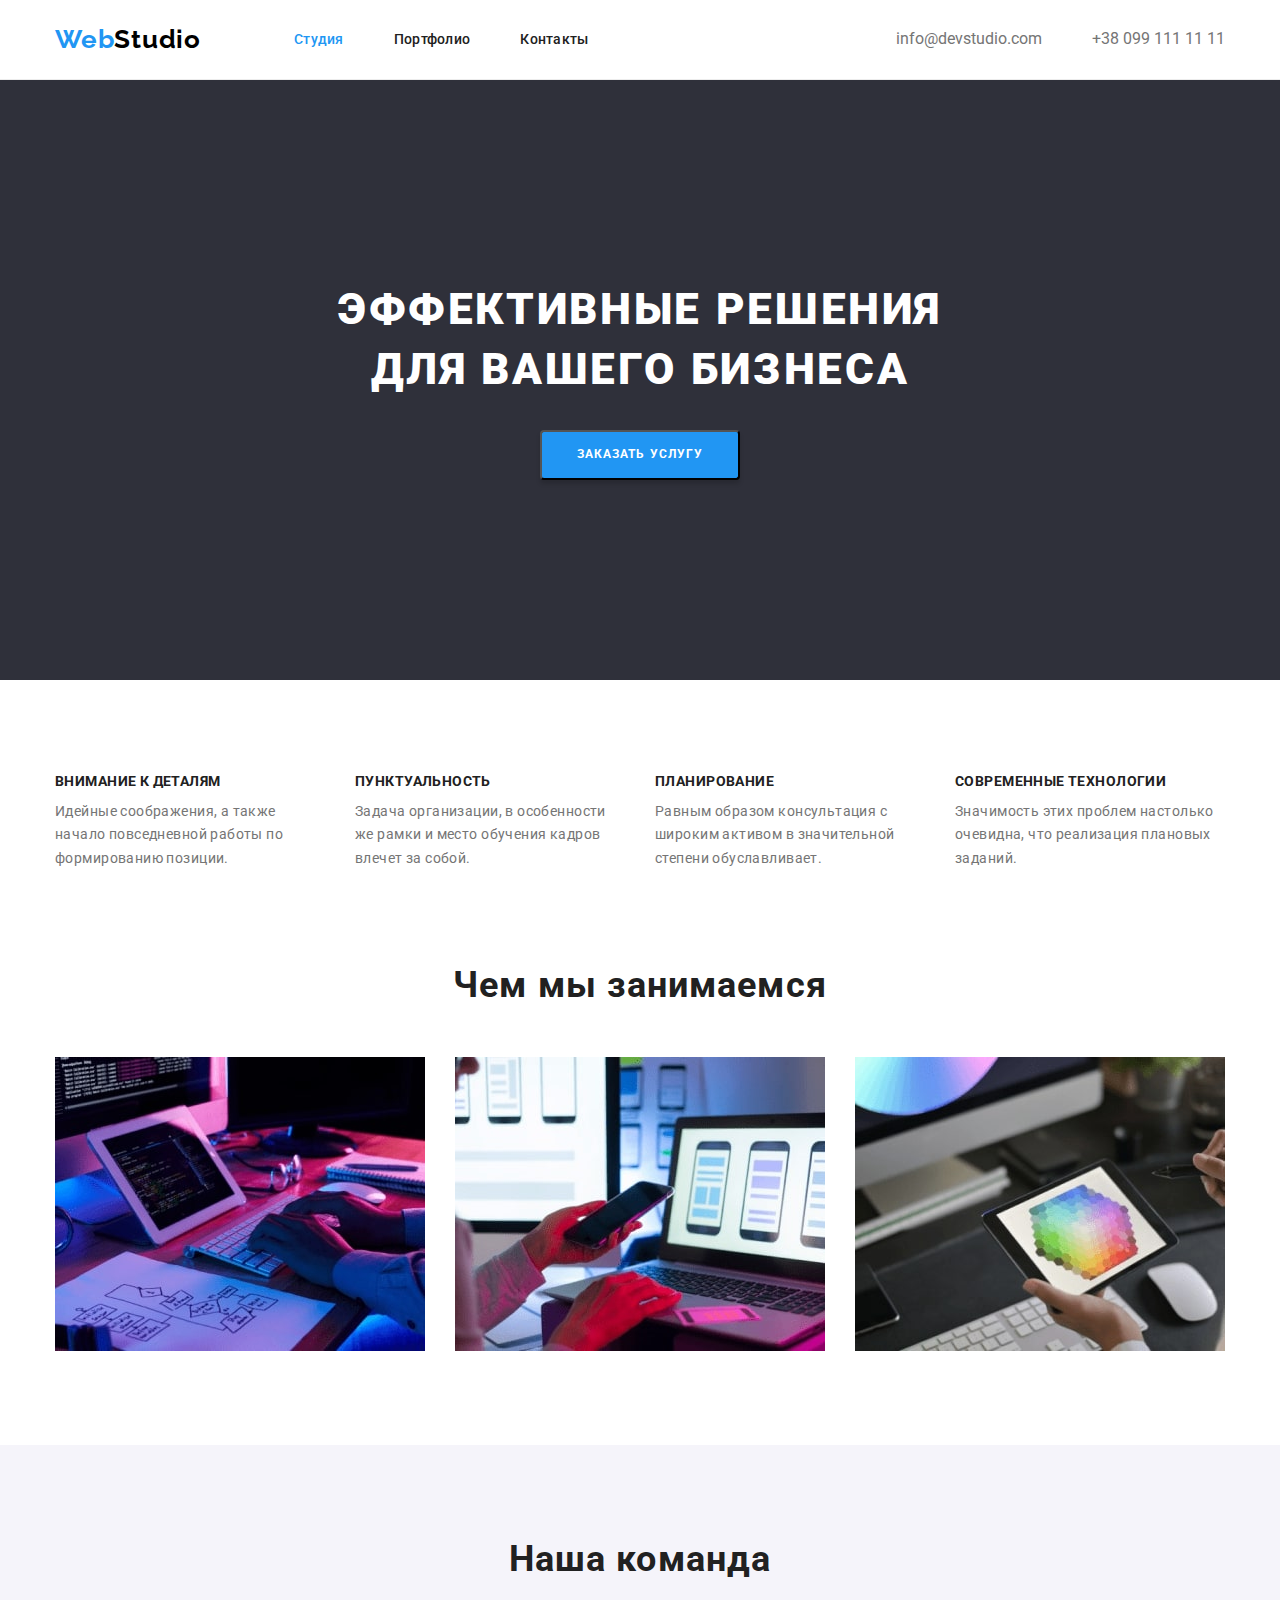
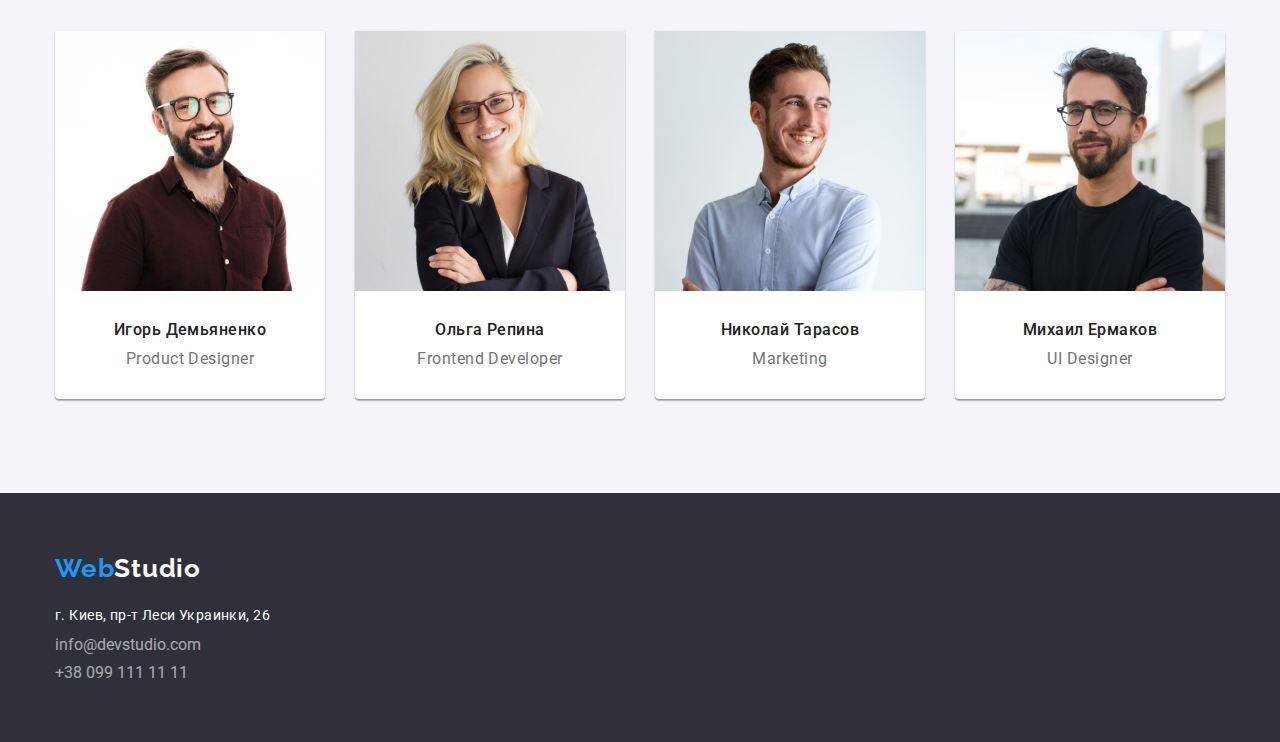
<file: index.html>
<!DOCTYPE html>
<html lang="en">
  <head>
    <meta charset="UTF-8" />
    <meta name="vievport" content="width=device-width, initial-scale=1.0" />

    <title>WebStudio</title>

    <link rel="stylesheet" href="./css/modern-normalize.css" />
    <link rel="stylesheet" href="./css/reset.css" />
    <link rel="preconnect" href="https://fonts.googleapis.com" />
    <link rel="preconnect" href="https://fonts.gstatic.com" crossorigin />
    <link
      href="https://fonts.googleapis.com/css2?family=Raleway:wght@700&family=Roboto:wght@400;500;700;900&display=swap"
      rel="stylesheet"
    />
    <link rel="stylesheet" href="./css/style.css" />
  </head>

  <body>
    <header class="header">
      <!-- <logo> -->
      <div class="container">
        <a class="logo link" href="./index.html"
          >Web<span class="logo-dark">Studio</span>
        </a>

        <!-- <title> -->
        <nav class="header-navigation">
          <ul class="header-list list">
            <li class="header-item">
              <a class="title link current" href="index.html">Студия</a>
            </li>
            <li class="header-item">
              <a class="title link" href="portfolio.html">Портфолио</a>
            </li>
            <li class="header-item">
              <a class="title link" href="/">Контакты</a>
            </li>
          </ul>
        </nav>

        <ul class="header-list list">
          <li class="header-item">
            <a class="link title-grey" href="mailto:info@devstudio.com"
              >info@devstudio.com</a
            >
          </li>
          <li class="header-item">
            <a class="link title-grey" href="tel:+380991111111"
              >+38 099 111 11 11</a
            >
          </li>
        </ul>
      </div>
    </header>

    <!-- <types of work> -->

    <main>
      <section class="main-bg">
        <div class="container">
          <h1 class="business">Эффективные решения для вашего бизнеса</h1>
          <button type="button" class="main-btn studio-btn">
            Заказать услугу
          </button>
        </div>
      </section>
      <section class="section">
        <div class="container">
          <h2 class="visually-hidden">Наши преймущества</h2>
          <ul class="features list">
            <li class="features-item">
              <h3 class="features-title">Внимание к деталям</h3>
              <p class="features-text">
                Идейные соображения, а также<br />начало повседневной работы
                по<br />
                формированию позиции.
              </p>
            </li>
            <li class="features-item">
              <h3 class="features-title">Пунктуальность</h3>
              <p class="features-text">
                Задача организации, в особенности<br />
                же рамки и место обучения кадров влечет за собой.
              </p>
            </li>
            <li class="features-item">
              <h3 class="features-title">Планирование</h3>
              <p class="features-text">
                Равным образом консультация с широким активом в значительной
                степени обуславливает.
              </p>
            </li>
            <li class="features-item">
              <h3 class="features-title">Современные технологии</h3>
              <p class="features-text">
                Значимость этих проблем настолько очевидна, что реализация
                плановых заданий.
              </p>
            </li>
          </ul>
        </div>
      </section>

      <!-- <types of work in photo> -->

      <section class="section section-features">
        <div class="container">
          <h2 class="work">Чем мы занимаемся</h2>
          <ul class="work-imgs list">
            <li class="work-img">
              <img
                src="images/work_1.jpg"
                width="370"
                alt="Bерстка, дизайн, внешнее оформление"
              />
            </li>
            <li class="work-img">
              <img
                src="images/work_2.jpg"
                width="370"
                alt="Разработка мобильный приложений"
              />
            </li>
            <li class="work-img">
              <img
                src="images/work_3.jpg"
                width="370"
                alt="Творческой деятельностью"
              />
            </li>
          </ul>
        </div>
      </section>

      <!-- <employees> -->

      <section class="section section-grey">
        <div class="container">
          <h2 class="team">Наша команда</h2>

          <ul class="team-list list">
            <li class="team-item">
              <img
                src="images/Product_Designer.jpg"
                width="270"
                alt="Дезайнер"
              />
              <div class="team-ti">
                <h3 class="team-title">Игорь Демьяненко</h3>
                <p class="team-text">Product Designer</p>
              </div>
            </li>
            <li class="team-item">
              <img
                src="images/Frontend_Developer.jpg"
                width="270"
                alt="Frontend разработчик"
              />
              <div class="team-ti">
                <h3 class="team-title">Ольга Репина</h3>
                <p class="team-text">Frontend Developer</p>
              </div>
            </li>
            <li class="team-item">
              <img src="images/Marketing.jpg" width="270" alt="Маркетолог" />
              <div class="team-ti">
                <h3 class="team-title">Николай Тарасов</h3>
                <p class="team-text">Marketing</p>
              </div>
            </li>
            <li class="team-item">
              <img src="images/UI_Designer.jpg" width="270" alt="Дизайнер" />
              <div class="team-ti">
                <h3 class="team-title">Михаил Ермаков</h3>
                <p class="team-text">UI Designer</p>
              </div>
            </li>
          </ul>
        </div>
      </section>
    </main>

    <!-- <supporting information> -->

    <footer class="section-ftr">
      <div class="container">
        <a class="logo-ftr link" href="./index.html"
          >Web<span class="logo-light">Studio</span></a
        >
        <address class="adress-ftr">
          <ul class="adress-list list">
            <li class="adress-link">
              <a
                class="adress link"
                href="https://www.google.com/maps/place/%D0%B1%D1%83%D0%BB%D1%8C%D0%B2%D0%B0%D1%80+%D0%9B%D0%B5%D1%81%D1%96+%D0%A3%D0%BA%D1%80%D0%B0%D1%97%D0%BD%D0%BA%D0%B8,+26,+%D0%9A%D0%B8%D1%97%D0%B2,+02000/@50.4265807,30.5361971,17z/data=!3m1!4b1!4m5!3m4!1s0x40d4cf0e033ecbe9:0x57a4dffefec77da0!8m2!3d50.4265807!4d30.5383858"
                target="_blank"
                rel="noopener noreferrer"
                >г. Киев, пр-т Леси Украинки, 26
              </a>
            </li>
            <li class="adress-link">
              <a class="adress-gray link" href="mailto:info@devstudio.com"
                >info@devstudio.com
              </a>
            </li>
            <li class="adress-link">
              <a class="adress-gray link" href="tel:+380991111111"
                >+38 099 111 11 11
              </a>
            </li>
          </ul>
        </address>
      </div>
    </footer>
  </body>
</html>
</file>
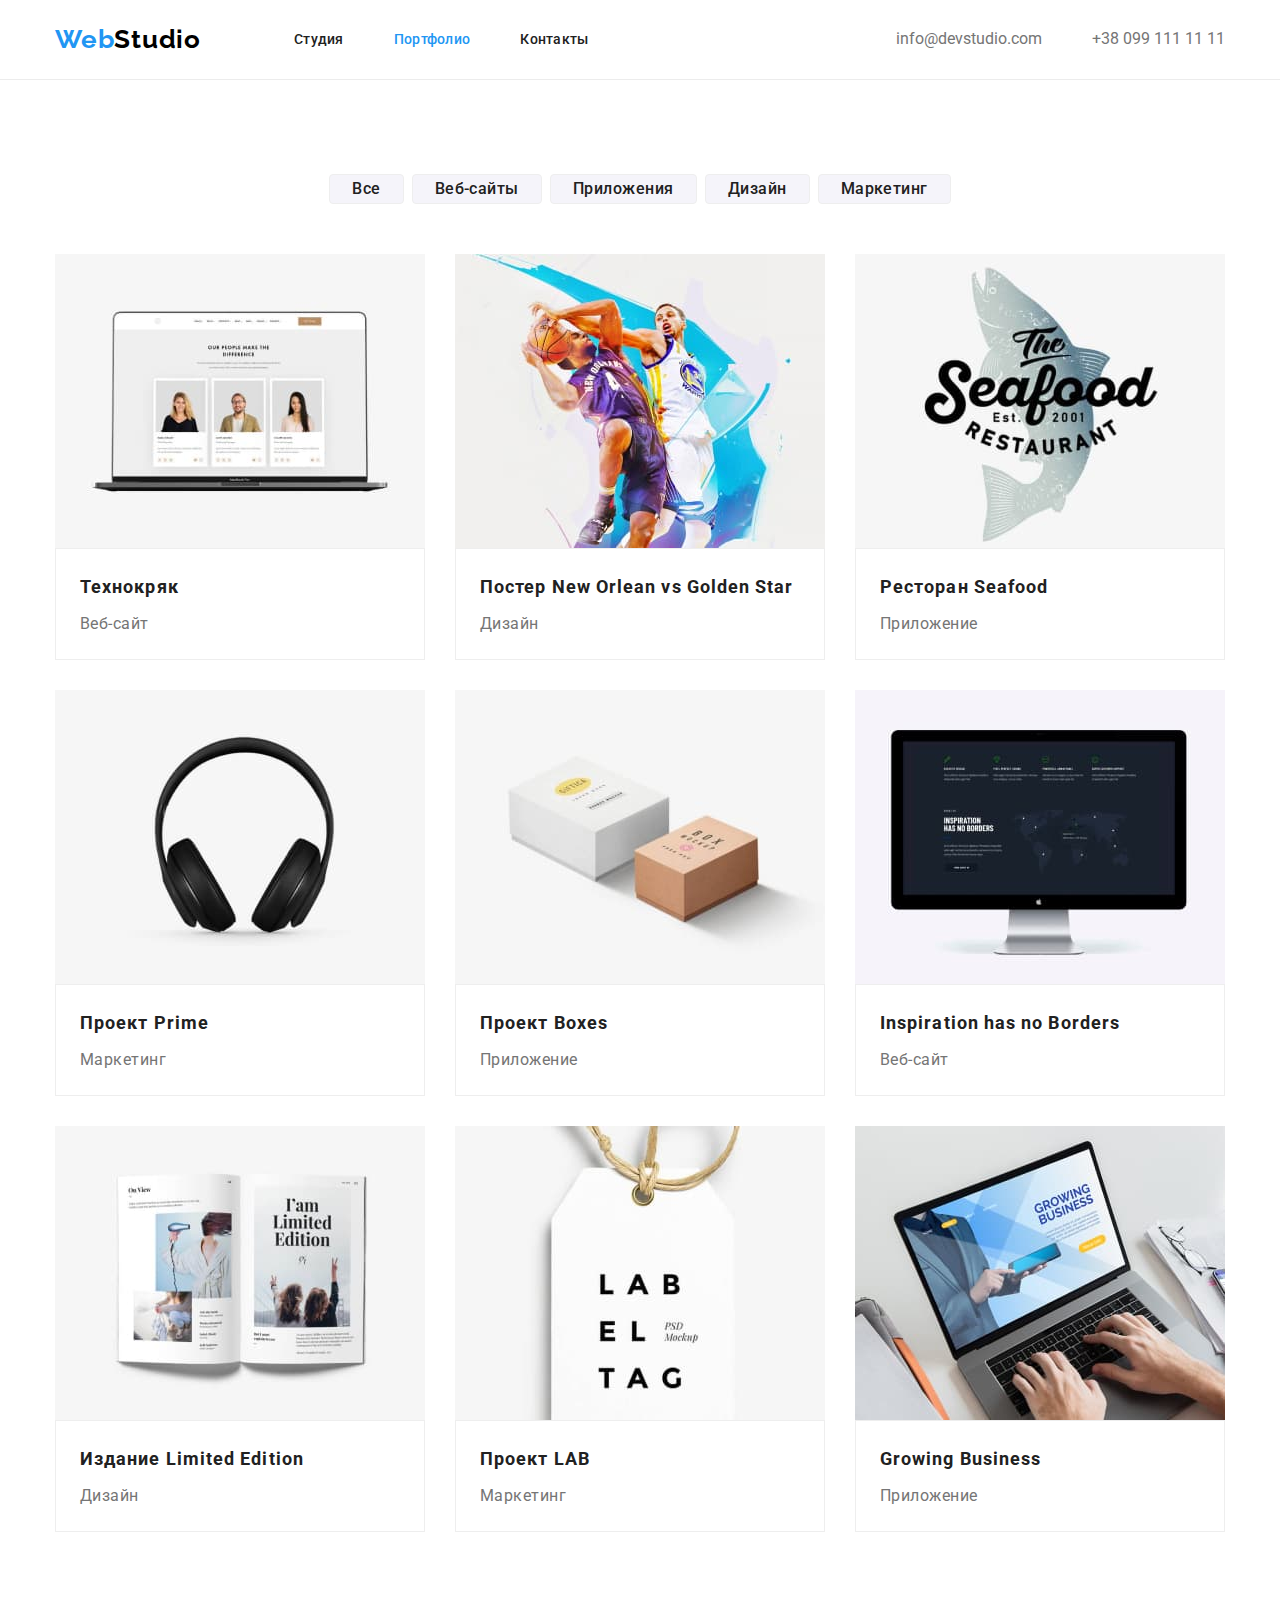
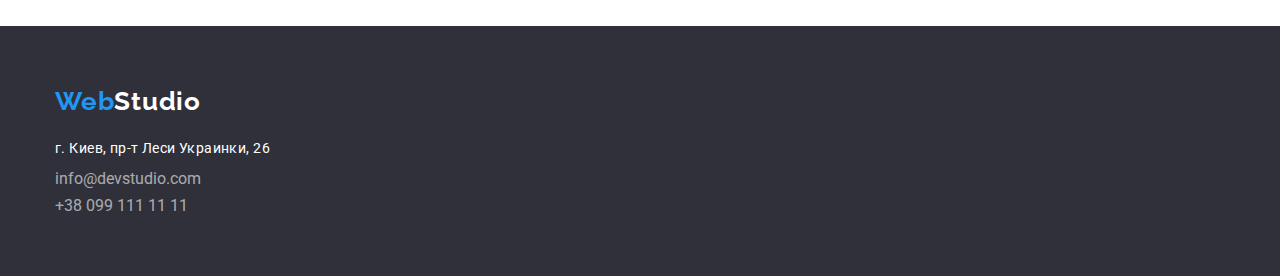
<file: portfolio.html>
<!DOCTYPE html>
<html lang="en">
  <head>
    <meta charset="UTF-8" />
    <meta name="vievport" content="width=device-width, initial-scale=1.0" />

    <title>Portfolio</title>

    <link rel="stylesheet" href="./css/reset.css" />
    <link rel="stylesheet" href="./css/modern-normalize.css" />
    <link rel="preconnect" href="https://fonts.googleapis.com" />
    <link rel="preconnect" href="https://fonts.gstatic.com" crossorigin />
    <link
      href="https://fonts.googleapis.com/css2?family=Raleway:wght@700&family=Roboto:wght@400;500;700;900&display=swap"
      rel="stylesheet"
    />
    <link rel="stylesheet" href="./css/style.css" />
  </head>

  <body>
    <header class="header">
      <!-- <logo> -->
      <div class="container">
        <a class="logo link" href="./index.html"
          >Web<span class="logo-dark">Studio</span></a
        >

        <!-- <title> -->
        <nav class="header-navigation">
          <ul class="header-list list">
            <li class="header-item">
              <a class="title link" href="index.html">Студия</a>
            </li>
            <li class="header-item">
              <a class="title link current" href="portfolio.html">Портфолио</a>
            </li>
            <li class="header-item">
              <a class="title link" href="/">Контакты</a>
            </li>
          </ul>
        </nav>

        <ul class="header-list list">
          <li class="header-item">
            <a class="link title-grey" href="mailto:info@devstudio.com"
              >info@devstudio.com
            </a>
          </li>
          <li class="header-item">
            <a class="link title-grey" href="tel:+380991111111"
              >+38 099 111 11 11
            </a>
          </li>
        </ul>
      </div>
    </header>

    <!-- <types of work> -->

    <main>
      <section class="section">
        <div class="container">
          <h1 class="visually-hidden">Все</h1>
          <ul class="prtf-btn-list list">
            <li class="prtf-btn-link">
              <button type="button" class="portfolio-btn">Все</button>
            </li>
            <li class="prtf-btn-link">
              <button type="button" class="portfolio-btn">Веб-сайты</button>
            </li>
            <li class="prtf-btn-link">
              <button type="button" class="portfolio-btn">Приложения</button>
            </li>
            <li class="prtf-btn-link">
              <button type="button" class="portfolio-btn">Дизайн</button>
            </li>
            <li class="prtf-btn-link">
              <button type="button" class="portfolio-btn">Маркетинг</button>
            </li>
          </ul>

          <!-- <All> -->
          <ul class="all-list list">
            <li class="all-items">
              <img
                class="all-img"
                src="images/Technocrack.jpg"
                width="370"
                alt="Technocrack"
              />
              <div class="all-ti">
                <h2 class="all-tilte">Технокряк</h2>
                <p class="all-text">Веб-сайт</p>
              </div>
            </li>
            <li class="all-items">
              <img
                class="all-img"
                src="images/Orlean.jpg"
                width="370"
                alt="Orleon"
              />
              <div class="all-ti">
                <h2 class="all-tilte">Постер New Orlean vs Golden Star</h2>
                <p class="all-text">Дизайн</p>
              </div>
            </li>
            <li class="all-items">
              <img
                class="all-img"
                src="images/Seafood.jpg"
                width="370"
                alt="Seafood"
              />
              <div class="all-ti">
                <h2 class="all-tilte">Ресторан Seafood</h2>
                <p class="all-text">Приложение</p>
              </div>
            </li>
            <li class="all-items">
              <img
                class="all-img"
                src="images/Prime.jpg"
                width="370"
                alt="Prime"
              />
              <div class="all-ti">
                <h2 class="all-tilte">Проект Prime</h2>
                <p class="all-text">Маркетинг</p>
              </div>
            </li>
            <li class="all-items">
              <img
                class="all-img"
                src="images/Boxes.jpg"
                width="370"
                alt="Boxes"
              />
              <div class="all-ti">
                <h2 class="all-tilte">Проект Boxes</h2>
                <p class="all-text">Приложение</p>
              </div>
            </li>
            <li class="all-items">
              <img
                class="all-img"
                src="images/Insiration.jpg"
                width="370"
                alt="Inspiration"
              />
              <div class="all-ti">
                <h2 class="all-tilte">Inspiration has no Borders</h2>
                <p class="all-text">Веб-сайт</p>
              </div>
            </li>
            <li class="all-items">
              <img
                class="all-img"
                src="images/Limited.jpg"
                width="370"
                alt="Limited"
              />
              <div class="all-ti">
                <h2 class="all-tilte">Издание Limited Edition</h2>
                <p class="all-text">Дизайн</p>
              </div>
            </li>
            <li class="all-items">
              <img class="all-img" src="images/Lab.jpg" width="370" alt="LAB" />
              <div class="all-ti">
                <h2 class="all-tilte">Проект LAB</h2>
                <p class="all-text">Маркетинг</p>
              </div>
            </li>
            <li class="all-items">
              <img
                class="all-img"
                src="images/Growing.jpg"
                width="370"
                alt="Growing"
              />
              <div class="all-ti">
                <h2 class="all-tilte">Growing Business</h2>
                <p class="all-text">Приложение</p>
              </div>
            </li>
          </ul>
        </div>
      </section>
    </main>

    <!-- <supporting information> -->

    <footer class="section-ftr">
      <div class="container">
        <a class="logo-ftr link" href="./index.html"
          >Web<span class="logo-light">Studio</span></a
        >
        <address class="adress-ftr">
          <ul class="adress-list list">
            <li class="adress-link">
              <a
                class="adress link"
                href="https://www.google.com/maps/place/%D0%B1%D1%83%D0%BB%D1%8C%D0%B2%D0%B0%D1%80+%D0%9B%D0%B5%D1%81%D1%96+%D0%A3%D0%BA%D1%80%D0%B0%D1%97%D0%BD%D0%BA%D0%B8,+26,+%D0%9A%D0%B8%D1%97%D0%B2,+02000/@50.4265807,30.5361971,17z/data=!3m1!4b1!4m5!3m4!1s0x40d4cf0e033ecbe9:0x57a4dffefec77da0!8m2!3d50.4265807!4d30.5383858"
                target="_blank"
                rel="noopener noreferrer"
                >г. Киев, пр-т Леси Украинки, 26</a
              >
            </li>
            <li class="adress-link">
              <a class="adress-gray link" href="mailto:info@devstudio.com"
                >info@devstudio.com</a
              >
            </li>
            <li class="adress-link">
              <a class="adress-gray link" href="tel:+380991111111"
                >+38 099 111 11 11</a
              >
            </li>
          </ul>
        </address>
      </div>
    </footer>
  </body>
</html>
</file>
<file: css/style.css>
:root {
  --theme-main: #ffffff;
  --theme-header: #2f303a;
  --theme-employees: #f5f4fa;
  --theme-btn-fcs: #2196f3;
  --theme-body: #212121;
  --theme-text: #757575;
  --typical-margin: 10px;
}

body {
  font-family: 'Roboto', sans-serif;
  color: var(--theme-body);
}

.studio-btn {
  font-family: inherit;
  font-weight: 600;
  font-size: 12px;
  line-height: 1.33;
  letter-spacing: 0.09em;
  text-transform: uppercase;
  cursor: pointer;
}

.studio-btn:hover {
  opacity: 0.8;
}

.prtf-btn-list {
  display: flex;
  justify-content: center;
}

.prtf-btn-link + .prtf-btn-link {
  margin-left: 8px;
}

.portfolio-btn {
  background: var(--theme-employees);
  border-radius: 4px;
  cursor: pointer;
  border: 1px solid #eeeeee;
  padding-left: 22px;
  padding-right: 22px;
  font-weight: 500;
  font-size: 16px;
  line-height: 1.62;
  text-align: center;
  letter-spacing: 0.03em;
  color: var(--theme-body);
}

.portfolio-btn:focus,
.portfolio-btn:hover {
  background-color: var(--theme-btn-fcs);
  box-shadow: 0px 3px 1px rgba(0, 0, 0, 0.1), 0px 1px 2px rgba(0, 0, 0, 0.08),
    0px 2px 2px rgba(0, 0, 0, 0.12);
  color: #ffffff;
}

/* ---------------------HEADER--------------------- */
.link {
  text-decoration: none;
}

.list {
  list-style: none;
}

.container {
  width: 1200px;
  padding-left: 15px;
  padding-right: 15px;
  margin: 0 auto;
}

.section {
  padding: 94px 0;
}

.visually-hidden {
  position: absolute;
  width: 1px;
  height: 1px;
  margin: -1px;
  border: 0;
  padding: 0;
  white-space: nowrap;
  clip-path: inset(100%);
  clip: rect(0 0 0 0);
  overflow: hidden;
}

.header {
  padding-top: 24px;
  padding-bottom: 24px;
  border-bottom: 1px solid #ececec;
}

.header .container {
  display: flex;
  align-items: center;
}

.header-list {
  display: flex;
  margin-left: auto;
}

.header-item:not(:last-child) {
  margin-right: 50px;
}

/* ---------------------LOGO--------------------- */

.logo {
  font-family: 'Raleway';
  font-weight: 700;
  font-size: 26px;
  line-height: 1.19;
  letter-spacing: 0.03em;
  color: var(--theme-btn-fcs);
  margin-right: 93px;
}

.logo-dark {
  color: #000;
}

.logo-light {
  color: #fff;
}
/* ---------------------title--------------------- */

.title {
  font-weight: 500;
  font-size: 14px;
  line-height: 1.14;
  letter-spacing: 0.02em;
  color: var(--theme-body);
}

.title:focus,
.title:hover {
  color: var(--theme-btn-fcs);
}

.title-grey {
  color: var(--theme-text);
}

.title-grey:focus,
.title-grey:hover {
  color: var(--theme-btn-fcs);
}

.title.link.current {
  color: var(--theme-btn-fcs);
}
/* ---------------------types of work--------------------- */

.section.section-features {
  padding-top: 0;
}

.main-bg {
  text-align: center;
  background: #2f303a;
  padding-top: 200px;
  padding-bottom: 200px;
}

.business {
  font-weight: 900;
  font-size: 44px;
  line-height: 1.36;
  text-align: center;
  letter-spacing: 0.06em;
  text-transform: uppercase;
  color: #ffffff;
  max-width: 696px;
  margin-bottom: 30px;
  margin-left: auto;
  margin-right: auto;
}

.main-btn {
  min-width: 200px;
  height: 50px;
  background: var(--theme-btn-fcs);
  box-shadow: 0px 4px 4px rgba(0, 0, 0, 0.15);
  border-radius: 4px;
  font-weight: 700;
  color: #ffffff;
}

.features {
  display: flex;
}

.features-item:not(:last-child) {
  margin-right: 30px;
}

.features-title {
  font-weight: 700;
  font-size: 14px;
  line-height: 1.14;
  letter-spacing: 0.03em;
  text-transform: uppercase;
  color: var(--theme-body);
  margin-bottom: var(--typical-margin);
}

.features-text {
  font-size: 14px;
  line-height: 1.71;
  letter-spacing: 0.03em;
  color: var(--theme-text);
  width: 270px;
}

.work {
  font-weight: 700;
  font-size: 36px;
  line-height: 1.16;
  text-align: center;
  letter-spacing: 0.03em;
  color: var(--theme-body);
  margin-bottom: 50px;
}

.work-imgs {
  display: flex;
}

.work-img + .work-img {
  margin-left: 30px;
}

/* ---------------------All--------------------- */
.all-list {
  display: flex;
  flex-wrap: wrap;
  margin-left: -30px;
  margin-bottom: -30px;
  margin-top: 50px;
}

.all-items {
  max-width: 370px;
  background: #ffffff;
  width: calc(100% / 3 - 30px);
  margin-left: 30px;
  margin-bottom: 30px;
}

.all-tilte {
  font-weight: 700;
  font-size: 18px;
  line-height: 2;
  letter-spacing: 0.06em;
  color: var(--theme-body);
  margin-bottom: 4px;
}

.all-text {
  font-size: 16px;
  line-height: 1.88;
  letter-spacing: 0.03em;
  color: var(--theme-text);
}

.all-ti {
  border: 1px solid #eeeeee;
  padding: 20px 24px;
}

/* ---------------------types of work in photo--------------------- */

/* ---------------------employees--------------------- */

.section-grey {
  background: #f5f4fa;
}

.team {
  font-weight: 700;
  font-size: 36px;
  line-height: 1.16;
  text-align: center;
  letter-spacing: 0.03em;
  color: var(--theme-body);
  margin-bottom: 50px;
}

.team-list {
  display: flex;
}

.team-item {
  width: 270px;
  background: #ffffff;
  box-shadow: 0px 1px 3px rgba(0, 0, 0, 0.12), 0px 1px 1px rgba(0, 0, 0, 0.14),
    0px 2px 1px rgba(0, 0, 0, 0.2);
  border-radius: 0px 0px 4px 4px;
}

.team-item + .team-item {
  margin-left: 30px;
}

.team-title {
  font-weight: 500;
  font-size: 16px;
  line-height: 1.18;
  text-align: center;
  letter-spacing: 0.03em;
  color: var(--theme-body);
  margin-bottom: var(--typical-margin);
}

.team-text {
  font-size: 16px;
  line-height: 1.18;
  text-align: center;
  letter-spacing: 0.03em;
  color: var(--theme-text);
}

.team-ti {
  padding-top: 30px;
  padding-bottom: 30px;
}

/* ---------------------supporting information--------------------- */

.logo-ftr {
  font-family: 'Raleway';
  font-weight: 700;
  font-size: 26px;
  line-height: 1.19;
  letter-spacing: 0.03em;
  color: var(--theme-btn-fcs);
}

.section-ftr {
  background: #2f303a;
  padding-top: 60px;
  padding-bottom: 60px;
}

.adress {
  font-size: 14px;
  line-height: 1.71;
  letter-spacing: 0.03em;
  color: #ffffff;
}

.adress-ftr {
  margin-top: 20px;
}

.adress-link:not(:last-child) {
  margin-bottom: 9px;
}

.adress:focus,
.adress:hover {
  color: var(--theme-btn-fcs);
}

.adress-gray {
  color: rgba(255, 255, 255, 0.6);
}

.adress-gray:focus,
.adress-gray:hover {
  color: var(--theme-btn-fcs);
}

.section-ftr .container {
  display: flex;
  flex-direction: column;
}

.adress-list {
  font-family: 'Roboto';
  font-style: normal;
  font-weight: 400;
}
</file>
